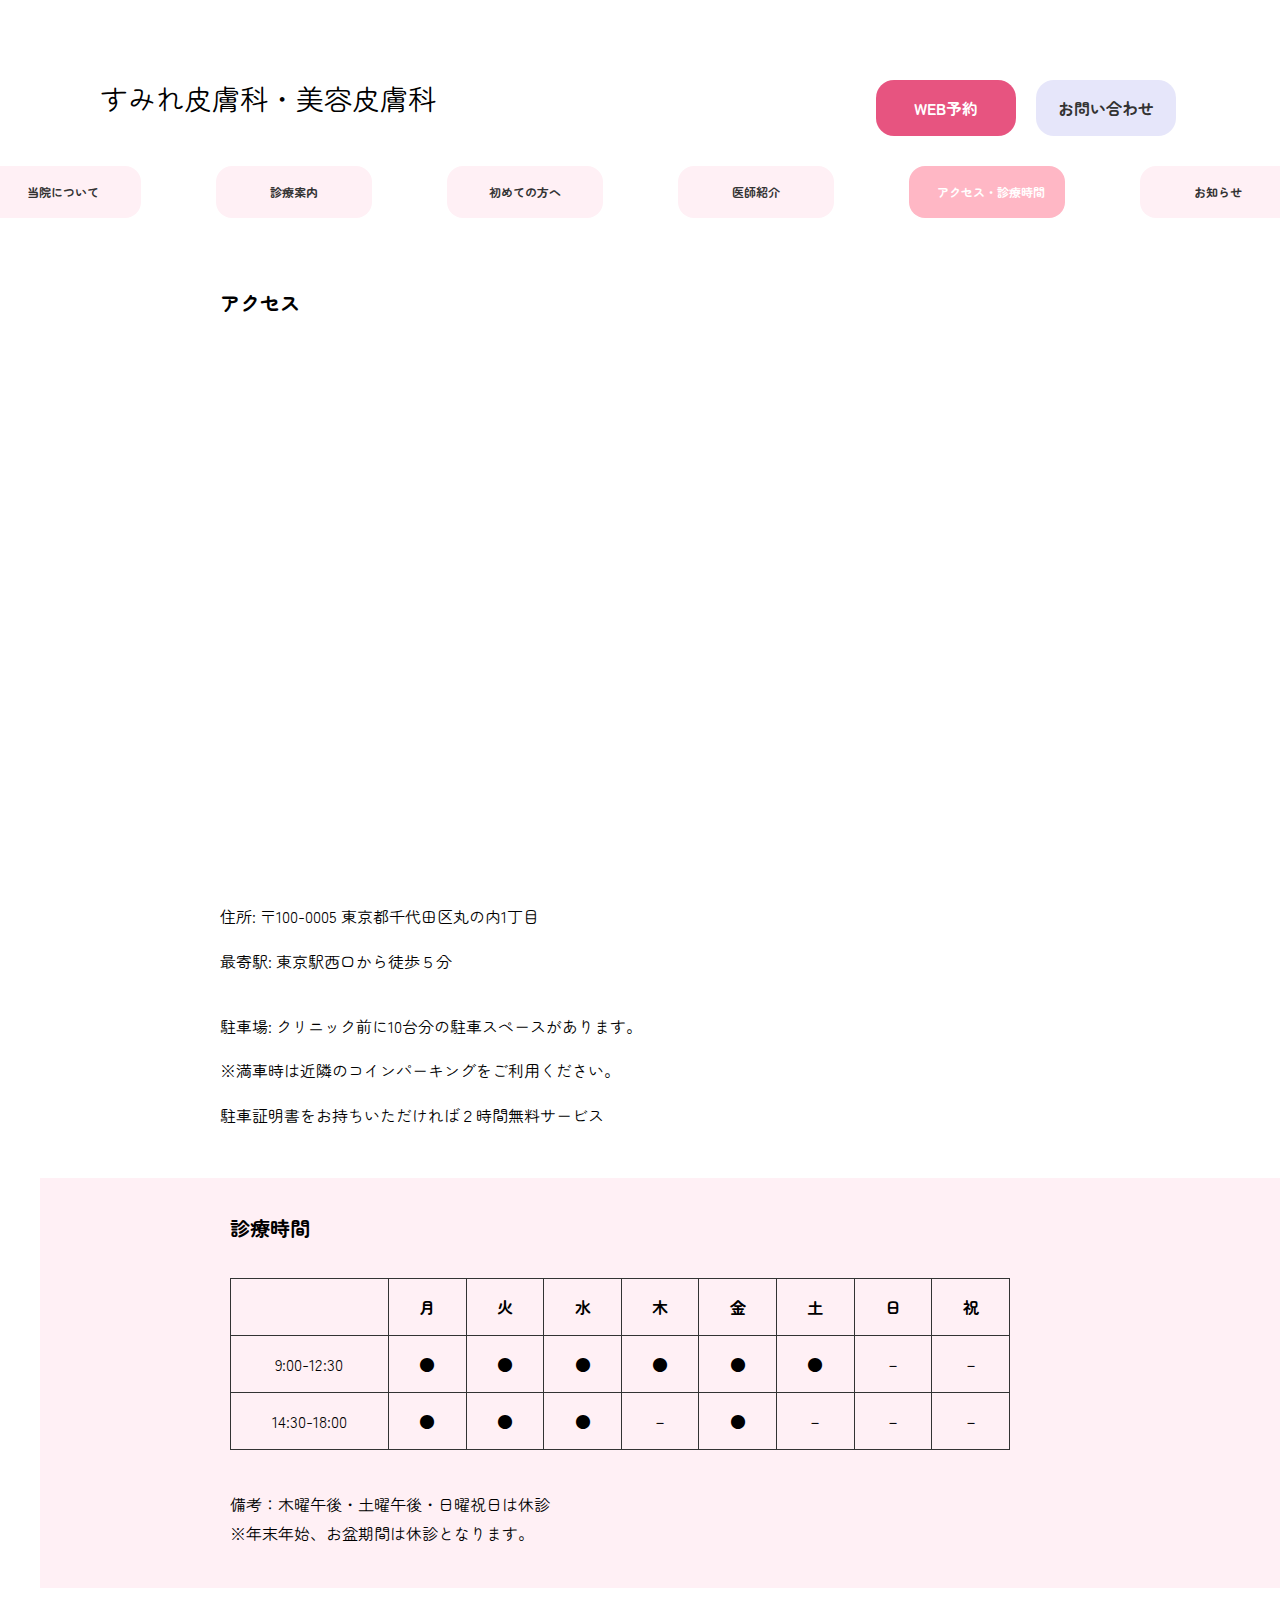
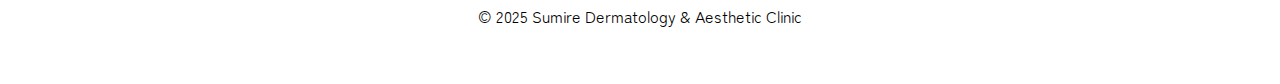
<file: access.html>
<!DOCTYPE html>
<html>
    <head>
        <meta charset="UTF-8">
        <title>すみれ皮膚科・美容皮膚科</title>
        <meta name="description" content="地域に根ざした診療と美容ケアを提供する、すみれ皮膚科・美容皮膚科の公式サイトです。">
        <meta name="keywords" content="皮膚科,美容皮膚科,クリニック,すみれ,診療,健康,美容">
        <meta name="viewport" content="width=device-width, initial-scale=1.0">

        <!-- OGP -->
        <meta property="og:url" content="本番環境URL">
        <meta property="og:type" content="website">
        <meta property="og:title" content="すみれ皮膚科・美容皮膚科">
        <meta property="og:description" content="地域に根ざした診療と美容ケアを提供する、すみれ皮膚科・美容皮膚科の公式サイトです。">
        <meta property="og:site_name" content="すみれ皮膚科・美容皮膚科">
        <meta property="og:image" content="本番環境URL/img/ogp.png">

        <!-- Favicon / Icon -->
        <link rel="icon" href="favicon.ico">
        <link rel="apple-touch-icon" sizes="180x180" href="本番環境URL/img/apple-touch-icon.png">

        <!-- Google Fonts -->
        <link rel="preconnect" href="https://fonts.googleapis.com">
        <link rel="preconnect" href="https://fonts.gstatic.com" crossorigin>
        <link href="https://fonts.googleapis.com/css2?family=Zen+Maru+Gothic:wght@400;700&display=swap" rel="stylesheet">

        <!-- Font Awesome -->
        <link rel="stylesheet" href="https://cdnjs.cloudflare.com/ajax/libs/font-awesome/6.1.1/css/all.min.css">

        <!-- CSS -->
        <link rel="stylesheet" type="text/css" href="css/reset.css">
        <link rel="stylesheet" type="text/css" href="css/common.css">
        <link rel="stylesheet" type="text/css" href="css/access.css">
    </head>
    <body>
        <header class="header">
            <div class="header-top">
            <div class="logo">
               <h1>
                 <a href="index.html">すみれ皮膚科・美容皮膚科</a>
              </h1>
           </div>
           <div class="header-btn">
             <a href="reserve.html" class="btn btn-reserve">WEB予約</a>
             <a href="contact.html" class="btn btn-contact">お問い合わせ</a>
            </div>
            </div>
            </div>
           <nav class="header-nav">
             <ul>
                <li><a href="about.html">当院について</a></li>
                <li><a href="guide.html">診療案内</a></li>
                <li><a href="first.html">初めての方へ</a></li>
                <li><a href="doctor.html">医師紹介</a></li>
                <li><a href="access.html" class="active">アクセス・診療時間</a></li>
                <li><a href="news.html">お知らせ</a></li>
             </ul>
            </nav>
        </header>
        <section class="access" id="access">
        <div class="access__inner">
        <h2 class="access-title">アクセス</h2>

        <div class="access__map">
            <iframe src="https://www.google.com/maps/embed?pb=!1m18!1m12!1m3!1d3240.8254544793112!2d139.7648771174439!3d35.6812996!2m3!1f0!2f0!3f0!3m2!1i1024!2i768!4f13.1!3m3!1m2!1s0x60188bfbd89f700b%3A0x277c49ba34ed38!2z5p2x5Lqs6aeF!5e0!3m2!1sja!2sjp!4v1757938799374!5m2!1sja!2sjp" 
            width="1080" height="500" style="border:0;" allowfullscreen="" loading="lazy" referrerpolicy="no-referrer-when-downgrade"></iframe>
        </div>

        <div class="access-info">
            <div class="access-info__location">
            <p>住所: 〒100-0005 東京都千代田区丸の内1丁目<br>
              最寄駅: 東京駅西口から徒歩５分</p>
            </div>
            <div class="access-info__parking">
            <p>駐車場: クリニック前に10台分の駐車スペースがあります。<br>
               ※満車時は近隣のコインパーキングをご利用ください。<br>
                駐車証明書をお持ちいただければ２時間無料サービス
            </p>
             </div>
            </div>

        <div class="access__schedule">
            <h3 class="schedule-title">診療時間</h3>
            <table class="schedule-table">
                <thead>
                    <tr>
                        <th>
                            <th>月</th>
                            <th>火</th>
                            <th>水</th>
                            <th>木</th>
                            <th>金</th>
                            <th>土</th>
                            <th>日</th>
                            <th>祝</th>
                        </th>
                    </tr>
                </thead>
            
            <tbody>
                <tr>
                    <td>9:00-12:30</td>
                    <td>●</td><td>●</td><td>●</td><td>●</td><td>●</td><td>●</td><td>－</td><td>－</td>
                </tr>
                <tr>
                    <td>14:30-18:00</td>
                    <td>●</td><td>●</td><td>●</td><td>－</td><td>●</td><td>－</td><td>－</td><td>－</td>
                </tr>
             </tbody>
            </table>

            <p class="schedule-note">備考：木曜午後・土曜午後・日曜祝日は休診<br>
                ※年末年始、お盆期間は休診となります。
            </p>
          </div>
         </div>
        <section>
        <footer class="site-footer">
            © 2025 Sumire Dermatology & Aesthetic Clinic
        </footer>
    </body>
</html>
</file>
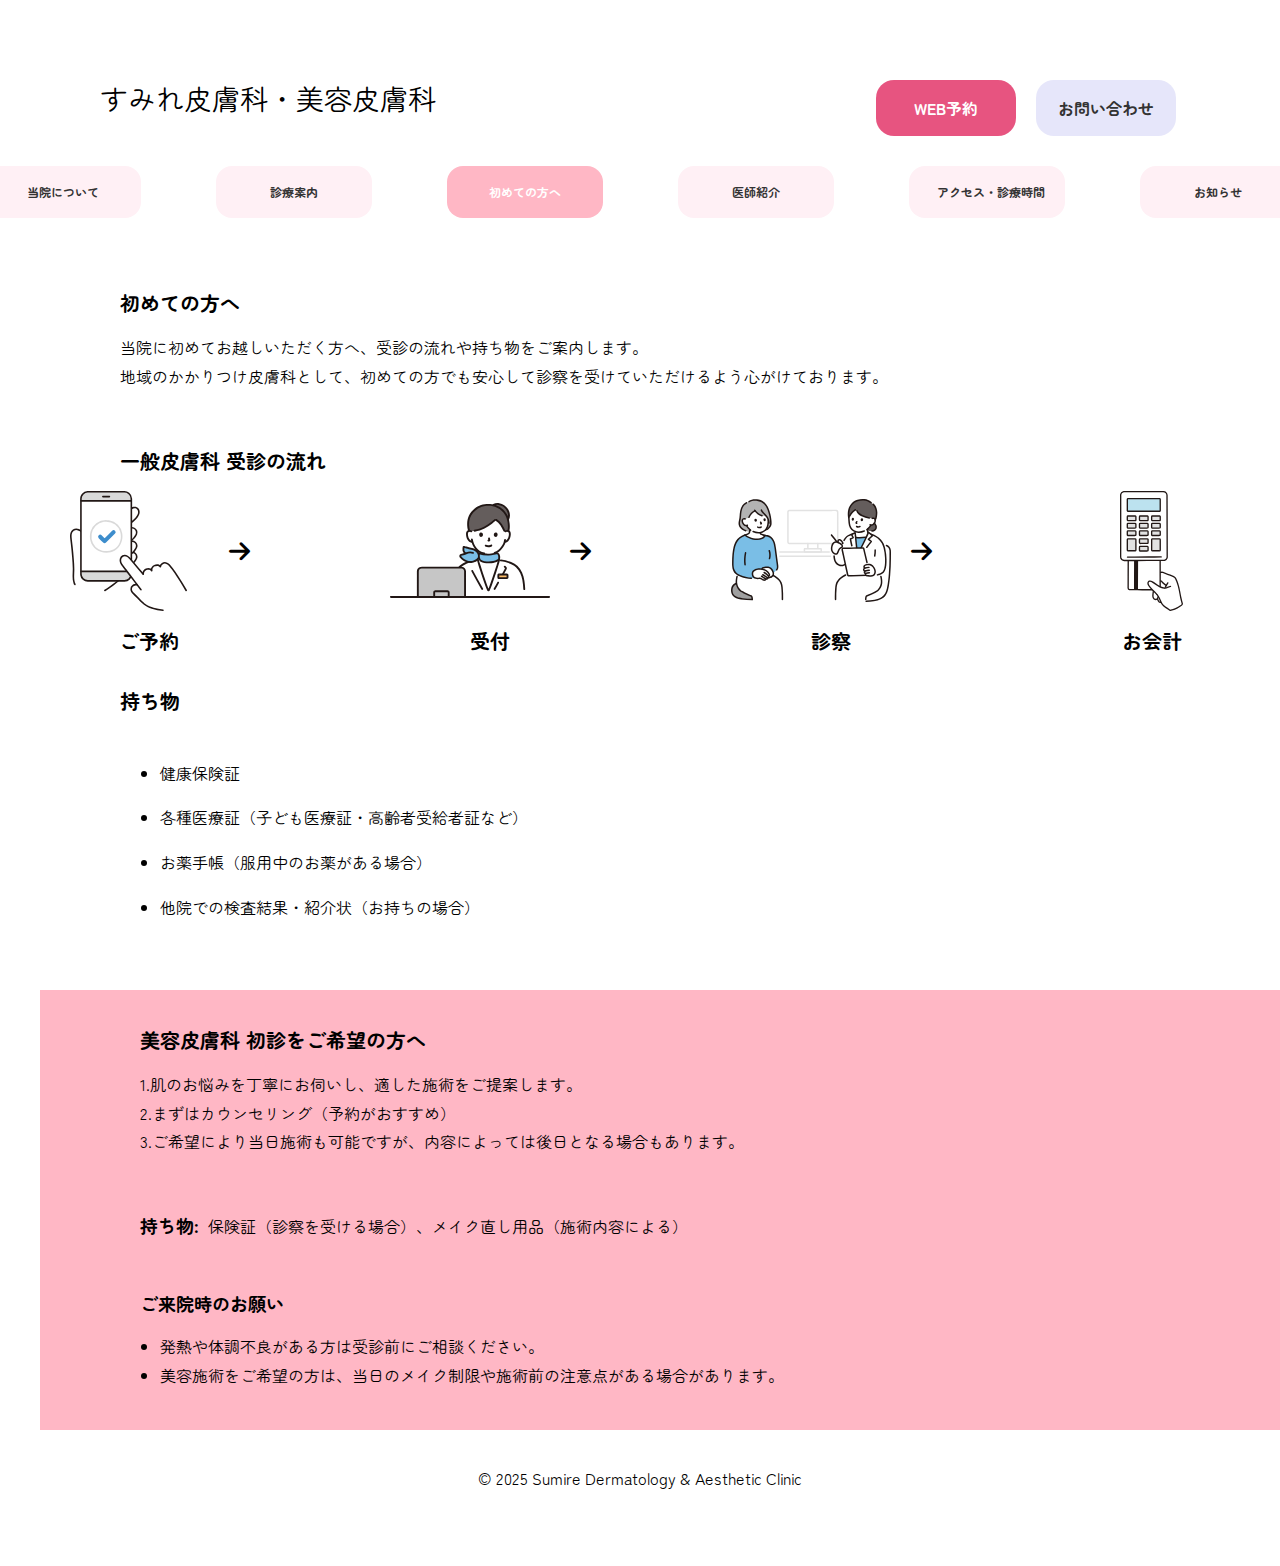
<file: first.html>
<!DOCTYPE html>
<html>
    <head>
        <meta charset="UTF-8">
        <title>すみれ皮膚科・美容皮膚科</title>
        <meta name="description" content="地域に根ざした診療と美容ケアを提供する、すみれ皮膚科・美容皮膚科の公式サイトです。">
        <meta name="keywords" content="皮膚科,美容皮膚科,クリニック,すみれ,診療,健康,美容">
        <meta name="viewport" content="width=device-width, initial-scale=1.0">

        <!-- OGP -->
        <meta property="og:url" content="本番環境URL">
        <meta property="og:type" content="website">
        <meta property="og:title" content="すみれ皮膚科・美容皮膚科">
        <meta property="og:description" content="地域に根ざした診療と美容ケアを提供する、すみれ皮膚科・美容皮膚科の公式サイトです。">
        <meta property="og:site_name" content="すみれ皮膚科・美容皮膚科">
        <meta property="og:image" content="本番環境URL/img/ogp.png">

        <!-- Favicon / Icon -->
        <link rel="icon" href="favicon.ico">
        <link rel="apple-touch-icon" sizes="180x180" href="本番環境URL/img/apple-touch-icon.png">

        <!-- Google Fonts -->
        <link rel="preconnect" href="https://fonts.googleapis.com">
        <link rel="preconnect" href="https://fonts.gstatic.com" crossorigin>
        <link href="https://fonts.googleapis.com/css2?family=Zen+Maru+Gothic:wght@400;700&display=swap" rel="stylesheet">

        <!-- Font Awesome -->
        <link rel="stylesheet" href="https://cdnjs.cloudflare.com/ajax/libs/font-awesome/6.1.1/css/all.min.css">

        <!-- CSS -->
        <link rel="stylesheet" type="text/css" href="css/reset.css">
        <link rel="stylesheet" type="text/css" href="css/common.css">
        <link rel="stylesheet" type="text/css" href="css/first.css">
    </head>
    <body>
        <header class="header">
            <div class="header-top">
            <div class="logo">
               <h1>
                 <a href="index.html">すみれ皮膚科・美容皮膚科</a>
              </h1>
           </div>
           <div class="header-btn">
             <a href="reserve.html" class="btn btn-reserve">WEB予約</a>
             <a href="contact.html" class="btn btn-contact">お問い合わせ</a>
            </div>
            </div>
           <nav class="header-nav">
             <ul>
                <li><a href="about.html">当院について</a></li>
                <li><a href="guide.html">診療案内</a></li>
                <li><a href="first.html" class="active">初めての方へ</a></li>
                <li><a href="doctor.html">医師紹介</a></li>
                <li><a href="access.html">アクセス・診療時間</a></li>
                <li><a href="news.html">お知らせ</a></li>
             </ul>
            </nav>
        </header>
        <main>
            <section class="first-time">
                <h2 class="first-guide">初めての方へ</h2>
                    <p class="guide-text">当院に初めてお越しいただく方へ、受診の流れや持ち物をご案内します。<br>
                       地域のかかりつけ皮膚科として、初めての方でも安心して診察を受けていただけるよう心がけております。</p>

                       <h2 class="consultation-flow">一般皮膚科 受診の流れ</h2>

                       <div class="flow">
                        <div class="flow-item">
                         <div class="icon-wrap">
                          <img src="HP-img/reservation.svg" alt="予約アイコン" class="reservation">
                          <i class="fa-solid fa-arrow-right"></i>
                          </div>
                           <p class="flow-text">ご予約</p>
                        </div>
                       <div class="flow-item">
                        <div class="icon-wrap">
                        <img src="HP-img/reception.svg" alt="受付アイコン" class="reception">
                        <i class="fa-solid fa-arrow-right"></i>
                        </div>
                        <p class="flow-text">受付</p>
                       </div>
                        <div class="flow-item">
                        <div class="icon-wrap">
                        <img src="HP-img/examination.svg" alt="診療アイコン" class="examination">
                       <i class="fa-solid fa-arrow-right"></i>
                       </div>
                       <p class="flow-text">診察</p>
                       </div>
                       <div class="flow-item">
                        <div class="icon-wrap">
                        <img src="HP-img/payment.svg" alt="会計アイコン" class="payment">
                       </div>
                       <p class="flow-text">お会計</p>
                       </div>
                      </div>
                      <div class="items">
                        <h2 class="stuff-list">持ち物</h2>
                          <ul class="stuff-item">
                            <li>健康保険証</li>
                            <li>各種医療証（子ども医療証・高齢者受給者証など）</li>
                            <li>お薬手帳（服用中のお薬がある場合）</li>
                            <li>他院での検査結果・紹介状（お持ちの場合）</li>
                         </ul>
                       </div>
                      </div>
            </section>

            <section class="aesthetic-clinic">
                <h2 class="aesthetic-title">美容皮膚科 初診をご希望の方へ</h2>
                <p class="aesthetic-text">1.肌のお悩みを丁寧にお伺いし、適した施術をご提案します。<br>
                   2.まずはカウンセリング（予約がおすすめ）<br>
                   3.ご希望により当日施術も可能ですが、内容によっては後日となる場合もあります。
                </p>
                <span class="item-title">持ち物:</span>
                <span class="item-desc">保険証（診察を受ける場合）、メイク直し用品（施術内容による）</span>
                <h2 class="favour-guide">ご来院時のお願い</h2>
                <ul class="favour-list">
                    <li>発熱や体調不良がある方は受診前にご相談ください。</li>
                    <li>美容施術をご希望の方は、当日のメイク制限や施術前の注意点がある場合があります。</li>
                </ul>
            </section>
            <footer class="site-footer">
                © 2025 Sumire Dermatology & Aesthetic Clinic
            </footer>
        </main>
    </body>
</html>
</file>
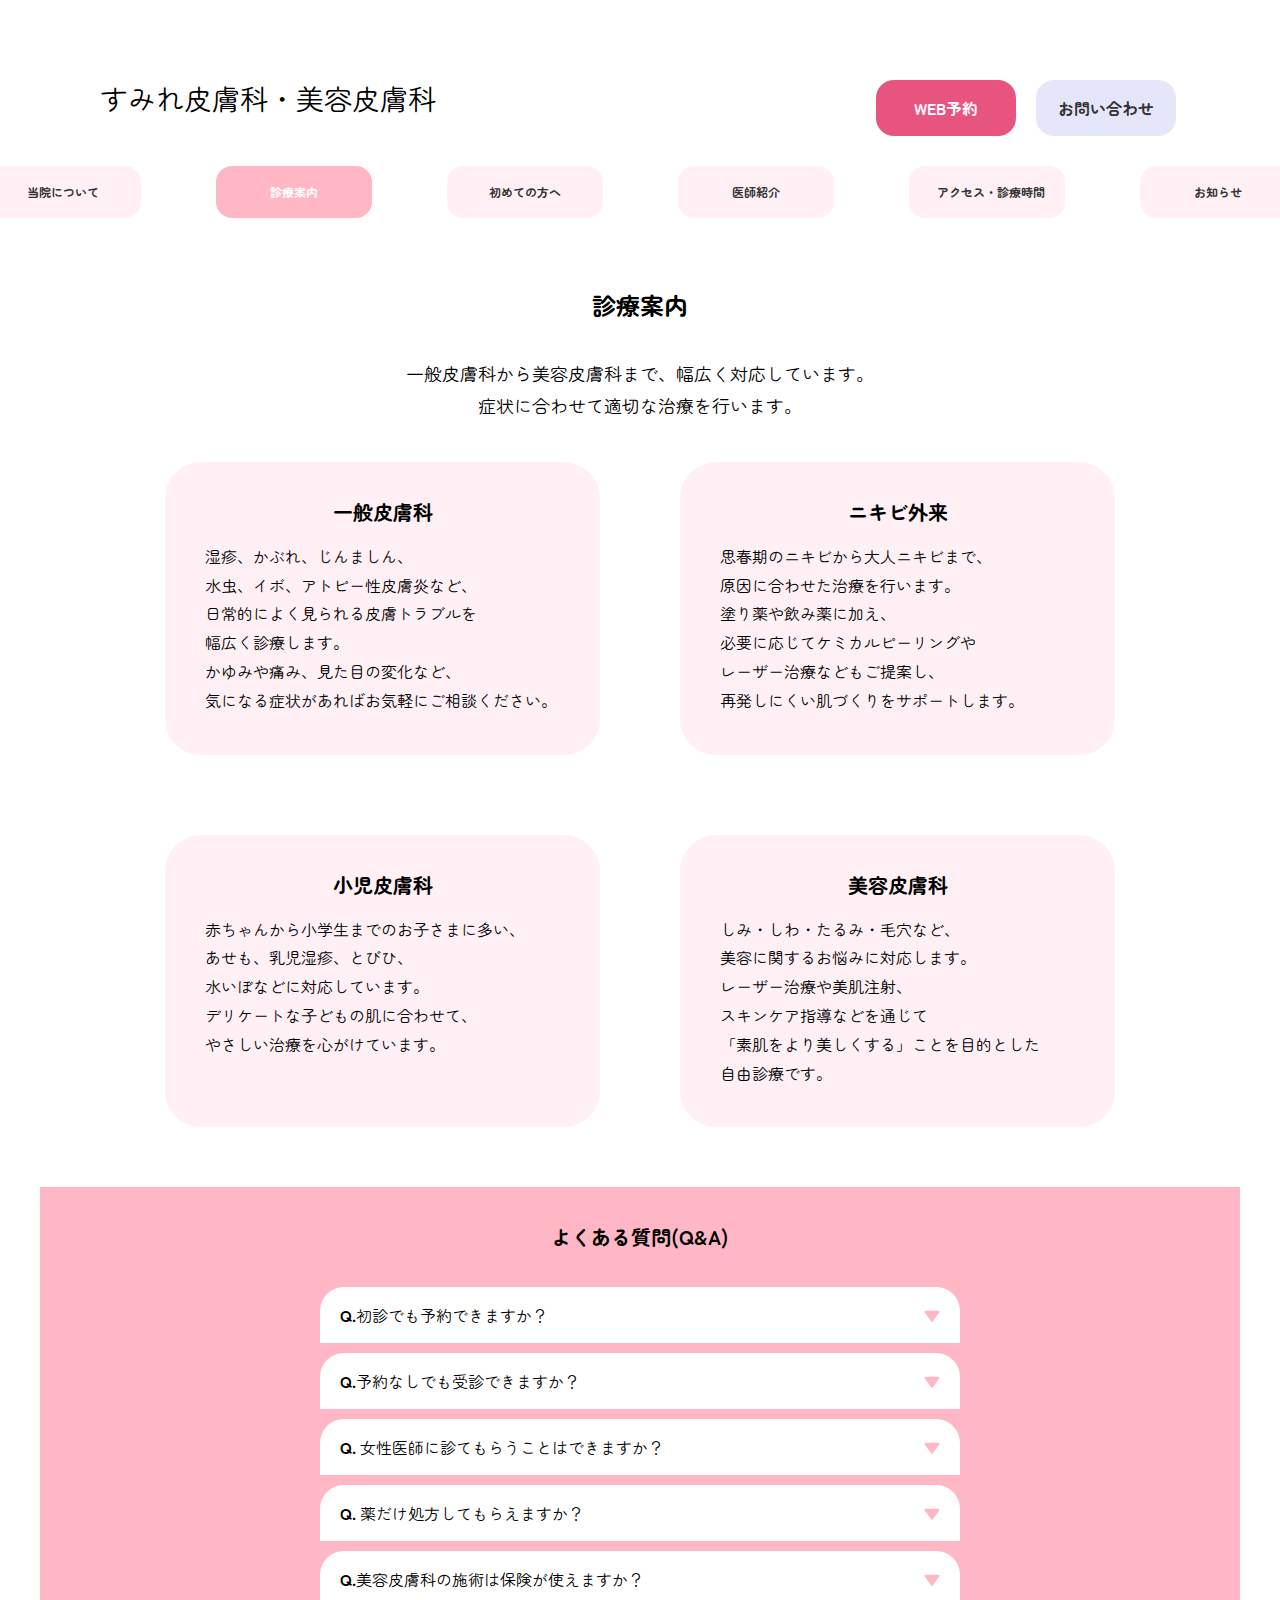
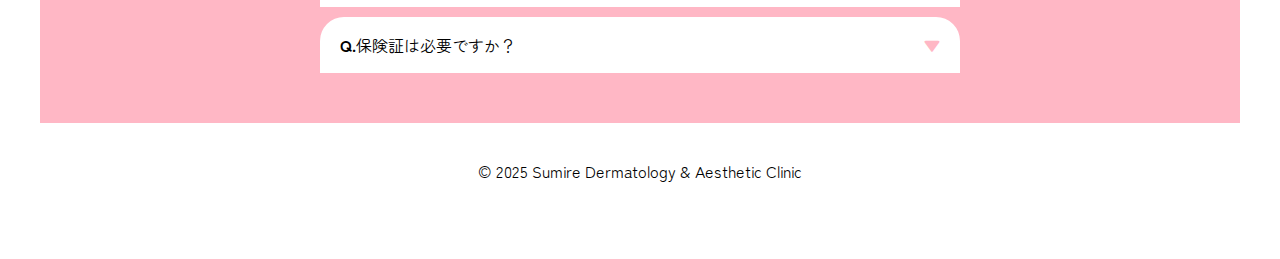
<file: guide.html>
<!DOCTYPE html>
 <html>
   <head>
    <meta charset="UTF-8">
        <title>すみれ皮膚科・美容皮膚科</title>
        <meta name="description" content="地域に根ざした診療と美容ケアを提供する、すみれ皮膚科・美容皮膚科の公式サイトです。">
        <meta name="keywords" content="皮膚科,美容皮膚科,クリニック,すみれ,診療,健康,美容">
        <meta name="viewport" content="width=device-width, initial-scale=1.0">

        <!-- OGP -->
        <meta property="og:url" content="本番環境URL">
        <meta property="og:type" content="website">
        <meta property="og:title" content="すみれ皮膚科・美容皮膚科">
        <meta property="og:description" content="地域に根ざした診療と美容ケアを提供する、すみれ皮膚科・美容皮膚科の公式サイトです。">
        <meta property="og:site_name" content="すみれ皮膚科・美容皮膚科">
        <meta property="og:image" content="本番環境URL/img/ogp.png">

        <!-- Favicon / Icon -->
        <link rel="icon" href="favicon.ico">
        <link rel="apple-touch-icon" sizes="180x180" href="本番環境URL/img/apple-touch-icon.png">

        <!-- Google Fonts -->
        <link rel="preconnect" href="https://fonts.googleapis.com">
        <link rel="preconnect" href="https://fonts.gstatic.com" crossorigin>
        <link href="https://fonts.googleapis.com/css2?family=Zen+Maru+Gothic:wght@400;700&display=swap" rel="stylesheet">

        <!-- Font Awesome -->
        <link rel="stylesheet" href="https://cdnjs.cloudflare.com/ajax/libs/font-awesome/6.1.1/css/all.min.css">

        <!-- CSS -->
        <link rel="stylesheet" type="text/css" href="css/reset.css">
        <link rel="stylesheet" type="text/css" href="css/common.css">
        <link rel="stylesheet" type="text/css" href="css/guide.css">
     </head>
      <body>
        <header class="header">
            <div class="header-top">
            <div class="logo">
               <h1>
                 <a href="index.html">すみれ皮膚科・美容皮膚科</a>
              </h1>
           </div>
           <div class="header-btn">
             <a href="reserve.html" class="btn btn-reserve">WEB予約</a>
             <a href="contact.html" class="btn btn-contact">お問い合わせ</a>
            </div>
            </div>
           <nav class="header-nav">
             <ul>
                <li><a href="about.html">当院について</a></li>
                <li><a href="guide.html" class="active">診療案内</a></li>
                <li><a href="first.html">初めての方へ</a></li>
                <li><a href="doctor.html">医師紹介</a></li>
                <li><a href="access.html">アクセス・診療時間</a></li>
                <li><a href="news.html">お知らせ</a></li>
             </ul>
            </nav>
        </header>

        <main>
            <section class="hero">
                <div class="hero-intro">
                <h2 class="hero-title">診療案内</h2>
                 <p>一般皮膚科から美容皮膚科まで、幅広く対応しています。<br>
                    症状に合わせて適切な治療を行います。</p>
                </div>
            </section>

                <section class="medical">
                   <div class="medical-card">
                    <div class="card">
                  <h2 class="card-title">一般皮膚科</h2>
                  <p>湿疹、かぶれ、じんましん、<br>
                   水虫、イボ、アトピー性皮膚炎など、<br>
                   日常的によく見られる皮膚トラブルを<br>
                   幅広く診療します。<br>
                   かゆみや痛み、見た目の変化など、<br>
                   気になる症状があればお気軽にご相談ください。
                </p>
                </div>
                <div class="card">
                  <h2 class="card-title">ニキビ外来</h2>
                   <p>思春期のニキビから大人ニキビまで、<br>
                     原因に合わせた治療を行います。<br>
                     塗り薬や飲み薬に加え、<br>
                     必要に応じてケミカルピーリングや<br>
                     レーザー治療などもご提案し、<br>
                     再発しにくい肌づくりをサポートします。
                    </p>
                </div>
                <div class="card">
                 <h2 class="card-title">小児皮膚科</h2>
                  <p>赤ちゃんから小学生までのお子さまに多い、<br>
                   あせも、乳児湿疹、とびひ、<br>水いぼなどに対応しています。<br>
                   デリケートな子どもの肌に合わせて、<br>
                   やさしい治療を心がけています。
                </p>
                </div>
                <div class="card">
                  <h2 class="card-title">美容皮膚科</h2>
                    <p>しみ・しわ・たるみ・毛穴など、<br>
                      美容に関するお悩みに対応します。<br>
                      レーザー治療や美肌注射、<br>スキンケア指導などを通じて<br>
                      「素肌をより美しくする」ことを目的とした<br>自由診療です。
                    </p>
                </div>
                </div>
            </section>

            <section class="faq">
                <h2 class="faq-title">よくある質問(Q&A)</h2>
                <details>
                  <summary><strong>Q.</strong>初診でも予約できますか？</summary>
                  <p><strong>A.</strong>はい、初診の方も予約可能です。</p>
                </details>
                <details>
                  <summary><strong>Q.</strong>予約なしでも受診できますか？</summary> 
                  <p><strong>A.</strong>混雑状況によりますが、予約なしでも受診可能な場合があります</p>
                </details>
                <details>
                  <summary><strong>Q.</strong> 女性医師に診てもらうことはできますか？</summary>
                  <p><strong>A.</strong> 可能です。予約時に女性医師希望とお伝えください。</p>
                </details>
                <details>
                  <summary><strong>Q.</strong> 薬だけ処方してもらえますか？</summary>
                  <p><strong>A.</strong> 症状に応じて処方可能です。</p>
                </details>
                <details>
                  <summary><strong>Q.</strong>美容皮膚科の施術は保険が使えますか？</summary>
                  <p><strong>A.</strong> 保険は原則適用外です。</p>
                </details>
                <details>
                  <summary><strong>Q.</strong>保険証は必要ですか？</summary>
                  <p><strong>A.</strong> 初診時は保険証をご持参ください。</p>
                </details>
            </section>
            <footer class="site-footer">
                <p>© 2025 Sumire Dermatology & Aesthetic Clinic</p>
            </footer>
        </main>
      </body>
 </html>
</file>
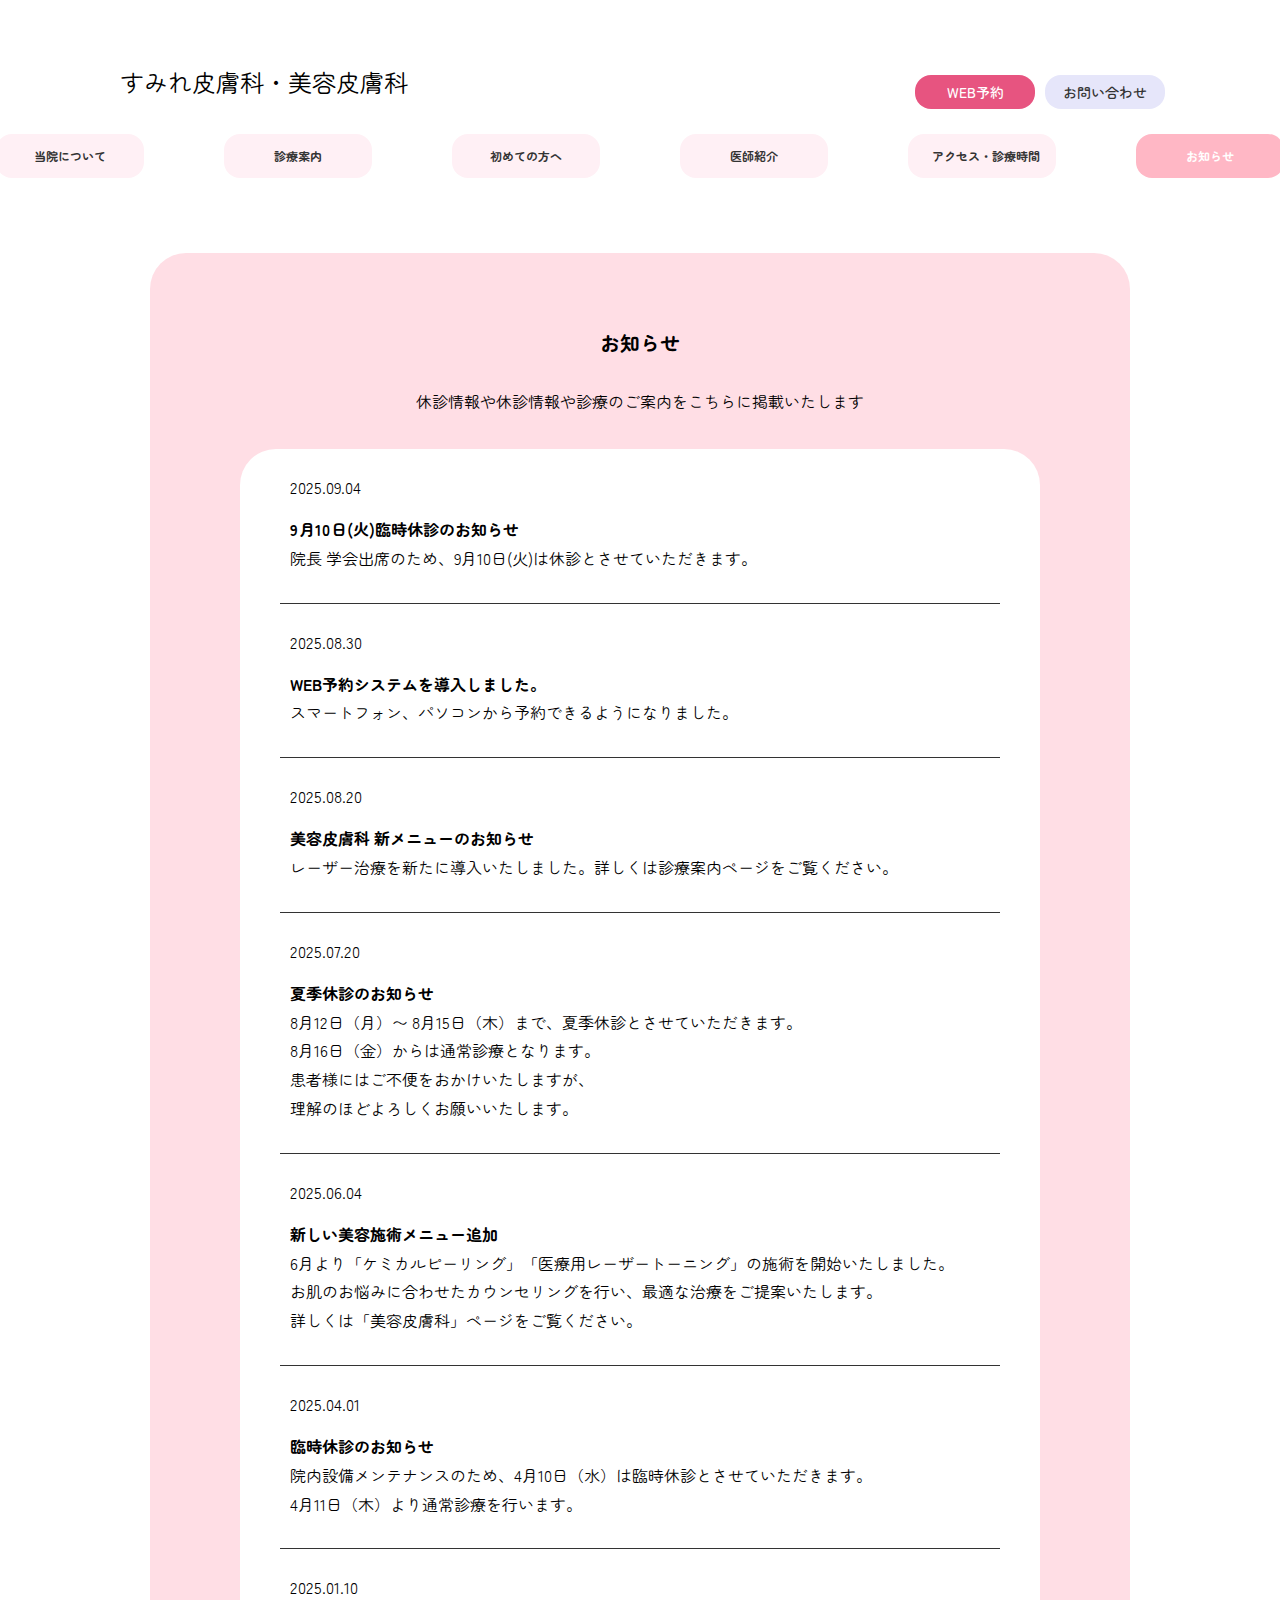
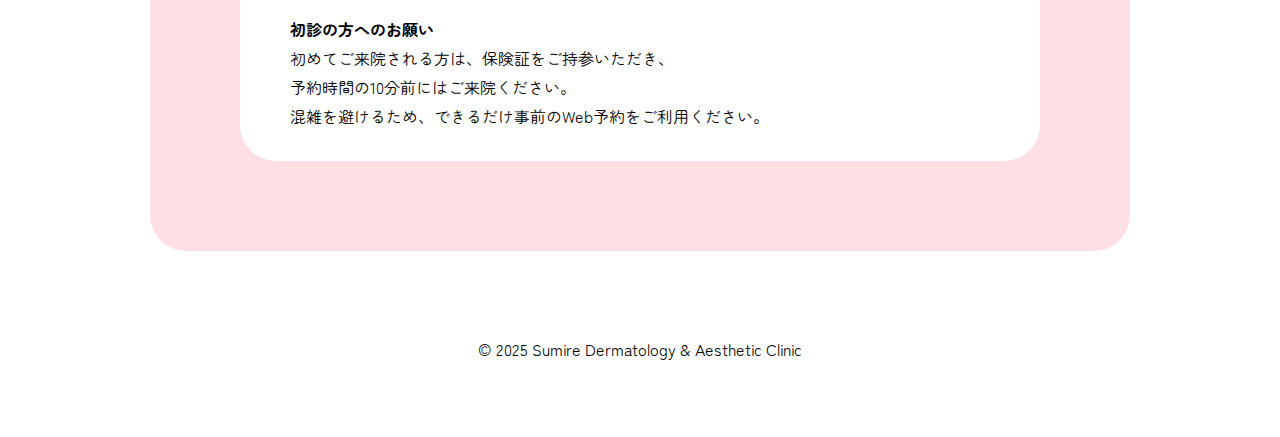
<file: news.html>
<!DOCTYPE html>
<html>
    <head>
        <meta charset="UTF-8">
        <title>すみれ皮膚科・美容皮膚科</title>
        <meta name="description" content="地域に根ざした診療と美容ケアを提供する、すみれ皮膚科・美容皮膚科の公式サイトです。">
        <meta name="keywords" content="皮膚科,美容皮膚科,クリニック,すみれ,診療,健康,美容">
        <meta name="viewport" content="width=device-width, initial-scale=1.0">

        <!-- OGP -->
        <meta property="og:url" content="本番環境URL">
        <meta property="og:type" content="website">
        <meta property="og:title" content="すみれ皮膚科・美容皮膚科">
        <meta property="og:description" content="地域に根ざした診療と美容ケアを提供する、すみれ皮膚科・美容皮膚科の公式サイトです。">
        <meta property="og:site_name" content="すみれ皮膚科・美容皮膚科">
        <meta property="og:image" content="本番環境URL/img/ogp.png">

        <!-- Favicon / Icon -->
        <link rel="icon" href="favicon.ico">
        <link rel="apple-touch-icon" sizes="180x180" href="本番環境URL/img/apple-touch-icon.png">

        <!-- Google Fonts -->
        <link rel="preconnect" href="https://fonts.googleapis.com">
        <link rel="preconnect" href="https://fonts.gstatic.com" crossorigin>
        <link href="https://fonts.googleapis.com/css2?family=Zen+Maru+Gothic:wght@400;700&display=swap" rel="stylesheet">

        <!-- Font Awesome -->
        <link rel="stylesheet" href="https://cdnjs.cloudflare.com/ajax/libs/font-awesome/6.1.1/css/all.min.css">

        <!-- CSS -->
        <link rel="stylesheet" type="text/css" href="css/reset.css">
        <link rel="stylesheet" type="text/css" href="css/common.css">
        <link rel="stylesheet" type="text/css" href="css/news.css">
    </head>
    <body>
      <header class="header">
            <div class="header-top">
            <div class="logo">
               <h1>
                 <a href="index.html">すみれ皮膚科・美容皮膚科</a>
              </h1>
           </div>
           <div class="header-btn">
             <a href="reserve.html" class="btn btn-reserve">WEB予約</a>
             <a href="contact.html" class="btn btn-contact">お問い合わせ</a>
            </div>
            </div>
           <nav class="header-nav">
             <ul>
                <li><a href="about.html">当院について</a></li>
                <li><a href="guide.html">診療案内</a></li>
                <li><a href="first.html">初めての方へ</a></li>
                <li><a href="doctor.html">医師紹介</a></li>
                <li><a href="access.html">アクセス・診療時間</a></li>
                <li><a href="news.html" class="active">お知らせ</a></li>
             </ul>
            </nav>
        </header>

        <section class="news">
            <h2 class="news-top">お知らせ</h2>
            <p class="top-text">休診情報や休診情報や診療のご案内をこちらに掲載いたします</p>
            
            <div class="news-content-wrap">
             <div class="news-item">
              <p class="news-date">2025.09.04</p>
              <p class="news-content">
              <strong>9月10日(火)臨時休診のお知らせ</strong><br>
                    院長 学会出席のため、9月10日(火)は休診とさせていただきます。
              </p>
             </div>

             <div class="news-item">
              <p class="news-date">2025.08.30</p>
              <p class="news-content">
              <strong>WEB予約システムを導入しました。</strong><br>
                    スマートフォン、パソコンから予約できるようになりました。
              </p>
             </div>

             <div class="news-item">
              <p class="news-date">2025.08.20</p>
              <p class="news-content">
              <strong>美容皮膚科 新メニューのお知らせ</strong><br>
                    レーザー治療を新たに導入いたしました。詳しくは診療案内ページをご覧ください。
              </p>
             </div>

             <div class="news-item">
              <p class="news-date">2025.07.20</p>
              <p class="news-content">
              <strong>夏季休診のお知らせ</strong><br>
                    8月12日（月）〜 8月15日（木）まで、夏季休診とさせていただきます。<br>8月16日（金）からは通常診療となります。
                    <br>患者様にはご不便をおかけいたしますが、<br>理解のほどよろしくお願いいたします。
              </p>
             </div>

             <div class="news-item">
              <p class="news-date">2025.06.04</p>
              <p class="news-content">
              <strong>新しい美容施術メニュー追加</strong><br>
                    6月より「ケミカルピーリング」「医療用レーザートーニング」の施術を開始いたしました。
                    <br>お肌のお悩みに合わせたカウンセリングを行い、最適な治療をご提案いたします。
                    <br>詳しくは「美容皮膚科」ページをご覧ください。
              </p>
             </div>

             <div class="news-item">
              <p class="news-date">2025.04.01</p>
              <p class="news-content">
              <strong>臨時休診のお知らせ</strong><br>
                    院内設備メンテナンスのため、4月10日（水）は臨時休診とさせていただきます。
                    <br>4月11日（木）より通常診療を行います。
              </p>
             </div>

             <div class="news-item">
              <p class="news-date">2025.01.10</p>
              <p class="news-content">
              <strong>初診の方へのお願い</strong><br>
                    初めてご来院される方は、保険証をご持参いただき、
                    <br>予約時間の10分前にはご来院ください。
                    <br>混雑を避けるため、できるだけ事前のWeb予約をご利用ください。
              </p>
             </div>
        </section>
        <footer class="site-footer">
           © 2025 Sumire Dermatology & Aesthetic Clinic
        </footer>
    </body>
</html>
</file>
<file: css/common.css>
@charset "UTF-8";

html {
    font-size: 62.5%;
}

body {
    font-family: "Zen Maru Gothic", sans-serif;
    background-color: #fff;
    font-size: 16px;
    padding: 40px;
    margin: 0;
}

.header {
    padding: 20px 40px;
    background: #fff;
    margin-bottom: 15px;
}

.header-top {
    display: flex;
    justify-content: space-between;
    align-items: center;
    padding: 20px 10px;
    width: 100%;
}

.header .logo h1 {
    font-size: 28px;
    font-weight: 400;
    margin: 0 0 20px 10px;
    padding: 0;
}

.logo a {
    text-decoration: none; 
    color: inherit;        
}

.logo a:hover {
    opacity: 0.8; 
}

.header-btn {
    display: flex;
    gap: 20px;
    padding-right: 34px;
}

.header-btn a {
    text-decoration: none;
    font-weight: bold;
    font-size: 16px;
}

.btn-reserve {
    background: #E75480;  
    color: #fff;
    text-align: center;
    width: 100px;
    padding:20px 20px;
    border-radius: 18px;
}

.btn-contact {
    background: #E6E6FA;  
    color: #333;
    text-align: center;
    width: 100px;
    padding:20px 20px;
    border-radius: 18px;
}

.header-nav {
    margin-top:  10px;
    margin-bottom: 40px;
}

.header-nav ul {
    display: flex;
    justify-self: center;
    list-style: none;
    margin: 0;
    padding: 0;
    gap: 75px;
}

.header-nav ul li a {
    display: block;
    width: 100px;            
    padding: 20px 28px;
    border-radius: 16px;
    background-color: #FFF0F5;
    color: #333;
    font-size: 12px;
    font-weight: bold;
    text-decoration: none;
    text-align: center; 
    white-space: nowrap;       
}

.header-nav ul li a.active {
    background-color: #FFB7C5;
    color: #fff;
    
}
</file>
<file: css/access.css>
@charset "UTF-8";

.access-title {
    display:flex;
    font-size: 20px;
    font-weight: 700;
    padding-left: 180px;
    padding-bottom: 40px;
}

.access__map{
    width: 100%;       
    max-width: 1080px;  
    margin: 0 auto;    
    border-radius: 36px; 
    overflow: hidden;
    margin-bottom: 40px;       
}

.access__map .iframe{
    width: 100%;
    height: auto;
    border-radius: 24px;
}

.access-info__location{
    display: flex;
    text-align: left;
    padding-left: 180px;
    line-height: 2.8;
    padding-bottom: 20px;
}

.access-info__parking {
    display: flex;
    text-align: left;
    padding-left: 180px;
    line-height: 2.8;
    padding-bottom: 40px;
}

.access__schedule {
    background-color: #FFF0F5;
    padding: 40px; 
}

.schedule-title {
    display:flex;
    font-size: 20px;
    font-weight: 700;
    padding-left: 150px;
    padding-bottom: 40px;
}

.access__schedule {
    width: 100%;
    margin: 0 auto;
    padding-bottom: 40px;
}

.schedule-table {
    width: 65%;
    border-collapse: collapse; 
    text-align: center;
    padding-left: 20px;
    margin: 0 0 40px 150px;
}

.schedule-table th,
.schedule-table td {
    border: 1px solid #333; 
    padding: 20px;
}

.schedule-note {
    line-height: 1.8;
    padding-left: 150px;
}

.site-footer {
    text-align: center;
    padding: 20px;
}
</file>
<file: css/first.css>
@charset "UTF-8";

.first-guide {
    display:flex;
    font-size: 20px;
    font-weight: 700;
    padding-left: 80px;
    padding-bottom: 20px;
}

.guide-text {
    padding-left: 80px;
    padding-bottom: 60px;
    line-height: 1.8;
}

.consultation-flow {
    display:flex;
    font-size: 20px;
    font-weight: 700;
    padding-left: 80px;
    padding-bottom: 20px;
}

.flow {
    display: flex;                 
    justify-content: center;
    align-items: center;
    gap: 100px;                
}

.flow-item {
    display: flex;
    flex-direction: column;
    text-align: center;
    align-items: center;
    margin: 0 20px;
    gap: 20px;
}

.icon-wrap {
    display: flex;
    align-items: center;
    justify-content: center; 
    gap: 20px; 
    margin: 0 auto; 
}
.icon-wrap i {
    font-size: 24px;
}

.flow-item img {
    display: block;
    width: 160px;  
    height: 120px; 
    object-fit: contain;
}

.flow-text {
    display:flex;
    font-size: 20px;
    font-weight: 700;
    padding-bottom: 40px;
    text-align: center;
}

.stuff-list {
    display:flex;
    font-size: 2rem ;
    font-weight: 700;
    padding-left: 80px;
    padding-bottom: 40px;
    text-align: left;
}

.stuff-item {
    padding-left: 120px;
    padding-bottom: 60px;
    text-align: left;
    line-height: 2.8;
}

.aesthetic-clinic {
    background-color: #FFB7C5;
    width: 100vw;
    padding: 40px 40px;
    box-sizing: border-box;
}

.aesthetic-title {
    display:flex;
    font-size: 20px;
    font-weight: 700;
    padding-left: 60px;
    padding-bottom: 20px;
}

.aesthetic-text {
    display: flex;
    text-align: left;
    padding-left: 60px;
    padding-bottom: 60px;
    line-height: 1.8;
}

.item-guide  {
    display: flex;
    text-align: left;
    padding-left: 60px;
    padding-bottom: 40px;
}

.item-title {
    display: inline-block;
    font-weight: bold; 
    font-size: 18px; 
    text-align: left;
    padding-left: 60px;
    padding-bottom: 60px;
}

.item-desc {
    display: inline-block; 
    font-size: 16px;
    margin-left: 5px;   
    padding-bottom: 60px;  
}

.favour-guide {
    font-size: 18px;
    text-align: left;
    padding-left: 60px;
    padding-bottom: 20px;
}

.favour-list {
    text-align: left;
    padding-left: 80px;
    line-height: 1.8;
}

.site-footer {
    text-align: center;
    padding: 40px;
}
</file>
<file: css/guide.css>
@charset "UTF-8";

.hero-intro {
    display: block;
    text-align: center;
    padding-bottom: 40px;
}

.hero-title {
    display:block;
    font-size: 24px;
    font-weight: 700;
    padding-bottom: 40px;
}
.hero p {
    font-size: 18px;
    line-height: 1.8;
}

.medical {
    text-align: center;
    padding-bottom: 60px;
}

.medical-card {
    display: grid;
    grid-template-columns: repeat(2, 1fr);
    gap: 80px;
    max-width: 950px;
    margin: 0 auto;
}

.card-title {
    font-size: 20px;
    text-align: center;
    margin-bottom: 20px;
}

.card p {
    line-height: 1.8;
}

.card {
    background-color: #FFF0F5;
    border-radius: 36px;
    text-align: left;
    padding: 40px 40px;
    justify-content: center;
    align-items: center;
}

.faq {
    background-color: #FFB7C5;
    padding: 40px 40px;
    text-align: center;

}

.faq-title {
    font-size: 20px;
    text-align: center;
    padding-bottom: 40px;
}

.faq details {
    margin-bottom: 10px;
}
.faq details p {
    max-height: 0;
    overflow: hidden;
    transition: max-height 0.5s ease;

}

.faq details[open] p {
    max-height: 200px; 
}

.faq details[open] summary::after {
    transform: rotate(180deg);
}


.faq p {
    background-color:#FFF0F5 ;
    border-radius: 0 0 24px 24px;
    width: 600px;
    padding: 20px 20px;
    margin: 0 auto 20px;
    text-align: left;
}

.faq summary {
    position: relative;
    display: block; 
    background-color: #fff;
    border-radius: 24px 24px 0 0;
    width: 600px;
    padding: 20px;
    margin: 0 auto;
    list-style: none;
    text-align: left;
    cursor: pointer;
}

.faq summary::after {
    content: "▼";
    color: #FFB7C5; 
    position: absolute;
    right: 20px;
    transition: transform 0.3s ease;
}


.site-footer {
    text-align: center;
    padding: 40px;
}
</file>
<file: css/news.css>
@charset "UTF-8";

html {
    font-size: 62.5%;
}

body {
    font-family: "Zen Maru Gothic", sans-serif;
    background-color: #fff;
    font-size: 16px;
    padding: 40px;
}

.header {
    padding: 20px 40px;
    background: #fff;
    margin-bottom: 15px;
}

.header-top {
    display: flex;
    justify-content: space-between;
    align-items: center;
    padding: 10px 20px;
    width: 100%;
}

.header .logo h1 {
    font-size: 24px;
    font-weight: 400;
    margin: 0;
    margin-left: 20px;
    margin-bottom: 20px;
    padding: 0;
}

.header-btn {
    display: flex;
    gap: 10px;
    padding-right: 55px;
}

.header-btn a {
    text-decoration: none;
    font-weight: 500;
    font-size: 14px;
}

.btn-reserve {
    background: #E75480;  
    color: #fff;
    text-align: center;
    width: 100px;
    padding:10px 10px;
    border-radius: 16px;
}

.btn-contact {
    background: #E6E6FA;   
    color: #333;
    text-align: center;
    width: 100px;
    padding:10px 10px;
    border-radius: 16px;
    gap: 12px;
}

.header-nav {
    margin-top:  10px;
    margin-bottom: 40px;
}

.header-nav ul {
    display: flex;
    justify-self: center;
    list-style: none;
    margin: 0;
    padding: 0;
    gap: 80px;
}

.header-nav ul li a {
    display: block;
    width: 100px;            
    padding: 16px 24px;
    border-radius: 16px;
    background-color: #FFF0F5;
    color: #333;
    font-size: 12px;
    text-decoration: none;
    text-align: center;  
    white-space: nowrap;      
}

.header-nav ul li a.active {
    background-color: #FFB7C5;
    color: #fff;
    text-align: center;
}
.news {
    background-color: #FFDEE5;
    border-radius: 36px;
    padding: 40px; 
    max-width: 900px;
    margin: 0 auto 50px;  
}

.news-top {
    font-size: 20px;
    font-weight: 700;
    padding-left: 80px;
    padding: 40px;
    text-align: center;
}
.top-text {
    text-align: center;
    padding-bottom: 40px;
}

.news-item {
    padding: 30px 0;
    border-bottom: 1px solid #333;
    width: 90%;
    margin: 0 auto;
}

.news-item:last-child {
    border-bottom: none; 
}

.news-content-wrap {
    background-color: #fff;
    border-radius: 36px;
    max-width: 800px;
    margin: 0 auto 50px;
}

.news-date {
    padding-left: 10px;
    padding-bottom: 20px;
}

.news-content {
    padding-left: 10px;
    line-height: 1.8;
}

.site-footer {
    text-align: center;
    padding: 40px;
}
</file>
